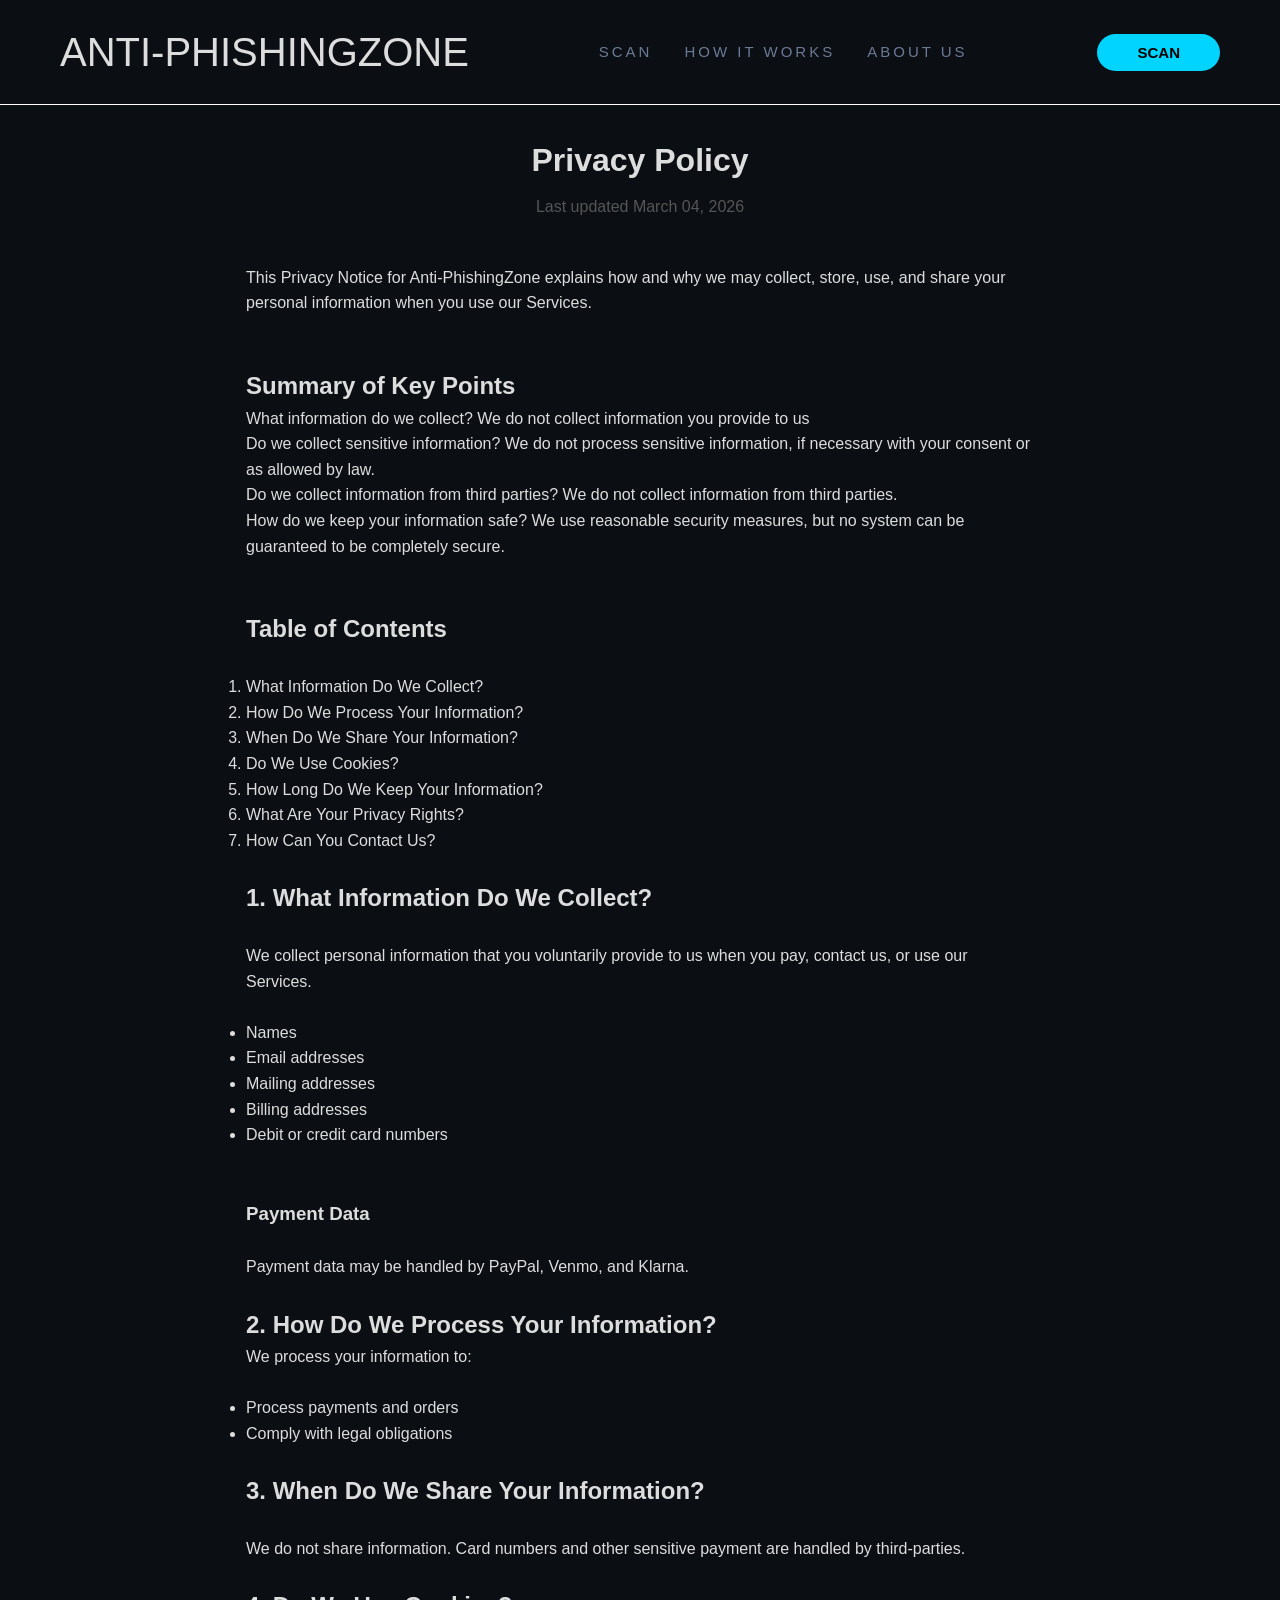
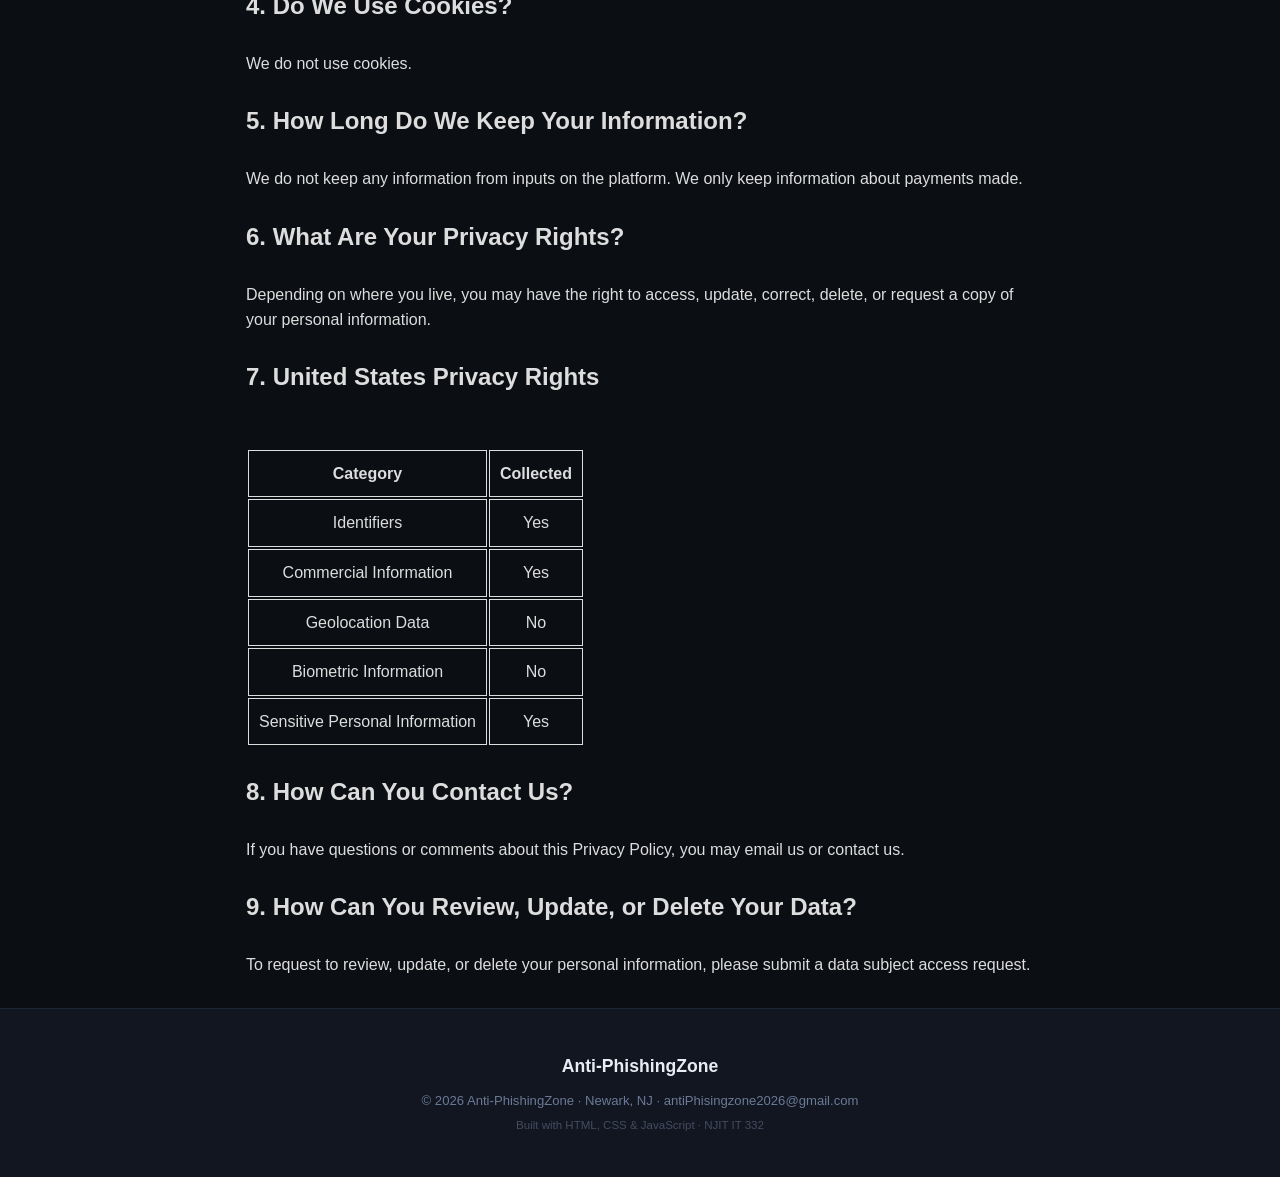
<file: legal.html>
<!DOCTYPE html>
<html lang="en">
<head>
  <meta charset="UTF-8">
  <meta name="viewport" content="width=device-width, initial-scale=1.0">
  <title>Anti-PhishingZone Privacy Policy</title>
 <link rel="stylesheet" href="styles.css"/>
  <style>
    body {
      margin: 0;
      color: #222;
      font-family: Arial, Helvetica, sans-serif;
      font-size: 16px;
      line-height: 1.6;
      color:#ddd;
    }

    .page {
      max-width: 820px;
      margin: 0 auto;
      padding: 30px 16px;
    }

    header {
      text-align: center;
      padding-bottom: 20px;
      margin-bottom: 25px;
    }
    .updated {
      color: #555;
      margin-top: 8px;
    }
    th, td {
      border: 1px solid #ddd;
      padding: 10px;
      text-align: center;
      vertical-align: top;
    }

   
  </style>
</head>

<body>
      <nav class="nav-bar">
            <div class="logo">
                <span class="text">ANTI-PHISHINGZONE</span>
            </div>
            <ul class="links">
                <li><a href="index.html #scan">SCAN</a></li>
                <li><a href="index.html #how">HOW IT WORKS</a></li>
                <li><a href="index.html #about">ABOUT US</a></li>
            </ul>
            <button class="scan">SCAN</button>
        </nav>
  <main class="page">
    <header>
      <h1>Privacy Policy</h1>
      <p class="updated">Last updated March 04, 2026</p>
    </header>

    <p>
      This Privacy Notice for Anti-PhishingZone explains how and why we may collect,
      store, use, and share your personal information when you use our Services.
    </p>
</br>
</br>
    <div class="box">
      <h2>Summary of Key Points</h2>
      <p>What information do we collect? We do not collect information you provide to us</p>
      <p>Do we collect sensitive information? We do not process sensitive information, if necessary with your consent or as allowed by law.</p>
      <p>Do we collect information from third parties? We do not collect information from third parties.</p>
      <p>How do we keep your information safe? We use reasonable security measures, but no system can be guaranteed to be completely secure.</p>
    </div>
</br>
</br>
    <h2>Table of Contents</h2>
    <ol>
        </br>
      <li>What Information Do We Collect?</li>
      <li>How Do We Process Your Information?</li>
      <li>When Do We Share Your Information?</li>
      <li>Do We Use Cookies?</li>
      <li>How Long Do We Keep Your Information?</li>
      <li>What Are Your Privacy Rights?</li>
      <li>How Can You Contact Us?</li>
    </ol>
</br>
    <h2>1. What Information Do We Collect?</h2>
    <p>
        </br>
      We collect personal information that you voluntarily provide to us when you
      pay, contact us, or use our Services.
    </p>

    </br>
    <ul>
      <li>Names</li>
      <li>Email addresses</li>
      <li>Mailing addresses</li>
      <li>Billing addresses</li>
      <li>Debit or credit card numbers</li>
    </ul>
</br>
</br>
    <h3>Payment Data</h3>
    <p>
        </br>
      Payment data may be handled by PayPal, Venmo, and Klarna.
    </p>
</br>
    <h2>2. How Do We Process Your Information?</h2>
    <p>We process your information to:</p>
    <ul></br>
      <li>Process payments and orders</li>
      <li>Comply with legal obligations</li>
    </ul>
</br>

    <h2>3. When Do We Share Your Information?</h2>
    <p>
        </br>
      We do not share information. Card numbers and other sensitive payment are handled by third-parties.
    </p>
</br>
    <h2>4. Do We Use Cookies?</h2>
    <p></br>
     We do not use cookies.
    </p>
</br>
    <h2>5. How Long Do We Keep Your Information?</h2>
    <p></br>
      We do not keep any information from inputs on the platform. We only keep information about payments made. 
    </p>
</br>
    <h2>6. What Are Your Privacy Rights?</h2>
    <p></br>
      Depending on where you live, you may have the right to access, update,
      correct, delete, or request a copy of your personal information.
    </p>
</br>
    <h2>7. United States Privacy Rights</h2>
    </br>
    </br>
    <table>
      <tr>
        <th>Category</th>
        <th>Collected</th>
      </tr>
      <tr>
        <td>Identifiers</td>
        <td>Yes</td>
      </tr>
      <tr>
        <td>Commercial Information</td>
        <td>Yes</td>
      </tr>
      <tr>
        <td>Geolocation Data</td>
        <td>No</td>
      </tr>
      <tr>
        <td>Biometric Information</td>
        <td>No</td>
      </tr>
      <tr>
        <td>Sensitive Personal Information</td>
        <td>Yes</td>
      </tr>
    </table>
</br>
    <h2>8. How Can You Contact Us?</h2>
    <p></br>
      If you have questions or comments about this Privacy Policy, you may email
      us or contact us.
    </p>
</br>
    <h2>9. How Can You Review, Update, or Delete Your Data?</h2>
    <p></br>
      To request to review, update, or delete your personal information, please
      submit a data subject access request.
    </p>
  </main>
    <footer class="footer">
            <div class="footer-logo">Anti-PhishingZone</div>
            <p>© 2026 Anti-PhishingZone · Newark, NJ · antiPhisingzone2026@gmail.com</p>
            <p class="footer-note">Built with HTML, CSS & JavaScript · NJIT IT 332</p>
        </footer>
</body>
</html>
</file>
<file: styles.css>
*, *::before, *::after {
     box-sizing:
      border-box;
       margin: 0;
        padding: 0; }

body {
    background-color: #0b0e13;
    color: #e8ecf4;
    font-family: sans-serif;
}

.nav-bar {
    position: sticky;
    top: 0;
    z-index: 100;
    background: #0b0e13;
    display: flex;
    align-items: center;
    justify-content: space-between;
    padding: 20px 60px;
    border-bottom: 1px solid white;
}

.links {
    display: flex;
    gap: 2rem;
    list-style: none;
}

.links a {
    color: #6b7a96;
    text-decoration: none;
    font-size: 15px;
    letter-spacing: 3px;
}

.links a:hover {
    color: #00d4ff;
}

.scan {
    background: #00d4ff;
    color: black;
    border: none;
    border-radius: 20px;
    padding: 10px 40px;
    font-weight: 700;
    font-size: 15px;
    cursor: pointer;
}

.scan:hover {
    background: #33dcff;
}

.text {
    font-size: 40px;
    font-family: Verdana, Geneva, Tahoma, sans-serif;
}

.descp {
    position: relative;
    overflow: hidden;
    min-height: 30vh;
    display: flex;
    align-items: center;
    justify-content: space-between;
    padding: 10rem 0rem 3rem;
    gap: 10rem;
}



.content {
    position: relative;
    padding-left: 60px;
}

.title {
    font-size: 100px;
    font-weight: 800;
}

.blurb2 {
    position: relative;
    color: #00d4ff;
}

.blurb {
    font-size: 20px;
    max-width: 480px;
    margin-bottom: 2.5rem;
    line-height: 1.7;
}

.scan-btn {
    display: inline-block;
    background: #00d4ff;
    color: black;
    border-radius: 15px;
    padding: 0.85rem 2rem;
    font-weight: 700;
    font-size: 1rem;
    text-decoration: none;
    box-shadow: 0 0 32px #00d4ff;
    transition: transform 0.2s, box-shadow 0.2s;
}

.scan-btn:hover {
    box-shadow: 0 0 48px #00d4ff;
}

.visuals {
    position: relative;
    display: flex;
    flex-direction: column;
    padding-right: 25rem;
}

.card {
    display: flex;
    font-family: 'Times New Roman', Times, serif;
    font-size: 25px;
    align-items: center;
    gap: 3rem;
    background-color: #111620;
    border: 1px solid #1e2736;
    border-radius: 20px;
    padding: 1rem 1.5rem;
    min-width: 220px;
    animation: floatIn 0.6s ease both;
    transition: transform 0.3s;
}

.card:hover { transform: translateX(-6px); }
.card:nth-child(1) { animation-delay: 0.1s; }
.card:nth-child(2) { animation-delay: 0.25s; }
.card:nth-child(3) { animation-delay: 0.4s; }

@keyframes floatIn {
    from { opacity: 0; transform: translateX(30px); }
    to   { opacity: 1; transform: translateX(0); }
}

.icon { font-size: 1.4rem; }

.label {
    font-size: 13px;
    color: #6b7a96;
    margin-bottom: 3px;
    font-family: sans-serif;
}

.red    { border-left: 3px solid red; }
.red .value-red { color: red; }

.yellow { border-left: 3px solid yellow; }
.yellow .value-yellow { color: yellow; }

.green  { border-left: 3px solid green; }
.green .value-green { color: green; }

.scanning {
    padding: 5rem 2.5rem;
    background: #111620;
    border-top: 1px solid #1e2736;
    border-bottom: 1px solid #1e2736;
}

.container-Scan {
    max-width: 760px;
    margin: 0 auto;
}

.titleS {
    font-weight: 500;
    font-size: 80px;
    margin-bottom: 0.5rem;
    color: #e8ecf4;
}

.section-sub {
    color: #6b7a96;
    font-size: 20px;
    margin-bottom: 2rem;
    font-family: 'Segoe UI', Tahoma, Geneva, Verdana, sans-serif;
}

.tabs {
    display: flex;
    gap: 0.5rem;
    margin-bottom: 1.5rem;
}

.tab {
    background: #181e2a;
    border: 1px solid #1e2736;
    border-radius: 20px;
    padding: 0.6rem 1.2rem;
    color: #6b7a96;
    font-size: 0.82rem;
    cursor: pointer;
    transition: all 0.2s;
}

.tab.active {
    background: rgba(0, 212, 255, 0.1);
    border-color: #00d4ff;
    color: #00d4ff;
}

.tab:not(.active):hover {
    border-color: #6b7a96;
    color: #e8ecf4;
}

.tab-panel { display: none; }
.tab-panel.active { display: block; }

.textarea {
    width: 100%;
    background: #181e2a;
    border: 1px solid #1e2736;
    border-radius: 12px;
    padding: 1.25rem;
    color: #e8ecf4;
    font-family: sans-serif;
    font-size: 0.88rem;
    line-height: 1.7;
    resize: vertical;
    transition: border-color 0.2s, box-shadow 0.2s;
    outline: none;
}

.textarea:focus {
    box-shadow: 0 0 0 3px rgba(0, 212, 255, 0.1);
    border-color: #00d4ff;
}

.scanner-actions {
    display: flex;
    justify-content: flex-end;
    gap: 0.75rem;
    margin-top: 1rem;
}

.clear {
    background: transparent;
    border: 1px solid #1e2736;
    border-radius: 12px;
    padding: 0.65rem 1.2rem;
    color: #6b7a96;
    font-size: 0.85rem;
    cursor: pointer;
    transition: all 0.2s;
}

.clear:hover {
    border-color: #ff3c5f;
    color: #ff3c5f;
}

.scan-button {
    display: flex;
    align-items: center;
    gap: 0.5rem;
    background: #00d4ff;
    border: none;
    border-radius: 20px;
    padding: 0.65rem 1.6rem;
    color: #0b0e13;
    font-weight: 700;
    font-size: 0.95rem;
    cursor: pointer;
    box-shadow: 0 0 20px rgba(0, 212, 255, 0.25);
    transition: all 0.2s;
}

.scan-button:hover {
    background: #33dcff;
    transform: translateY(-2px);
    box-shadow: 0 0 32px rgba(0, 212, 255, 0.4);
}

.drop-zone {
    border: 2px dashed #1e2736;
    border-radius: 12px;
    padding: 3.5rem 2rem;
    text-align: center;
    transition: all 0.2s;
    cursor: pointer;
}

.drop-zone:hover,
.drop-zone.dragover {
    border-color: #00d4ff;
    background: rgba(0, 212, 255, 0.04);
}

.drop-icon { font-size: 2.5rem; margin-bottom: 0.75rem; }

.drop-title {
    font-weight: 600;
    font-size: 1.1rem;
    margin-bottom: 0.4rem;
}

.drop-sub {
    color: #6b7a96;
    font-size: 0.82rem;
    margin-bottom: 1.25rem;
}

.browse-btn {
    background: #181e2a;
    border: 1px solid #1e2736;
    border-radius: 12px;
    padding: 0.55rem 1.3rem;
    color: #e8ecf4;
    font-size: 0.82rem;
    cursor: pointer;
    transition: all 0.2s;
}

.browse-btn:hover {
    border-color: #00d4ff;
    color: #00d4ff;
}

.image-preview {
    display: flex;
    flex-direction: column;
    align-items: center;
    gap: 1rem;
    padding: 1rem 0;
}

.image-preview img {
    max-width: 100%;
    max-height: 320px;
    border-radius: 12px;
    border: 1px solid #1e2736;
}

.results-section {
    padding: 5rem 2.5rem;
    background: #0b0e13;
    border-bottom: 1px solid #1e2736;
}

.accent { color: #00d4ff; }

.risk-meter-wrap {
    background: #111620;
    border: 1px solid #1e2736;
    border-radius: 20px;
    padding: 2rem 2.5rem;
    margin-bottom: 1.5rem;
    text-align: center;
}

.risk-label-top {
    font-size: 0.72rem;
    text-transform: uppercase;
    letter-spacing: 0.12em;
    color: #6b7a96;
    margin-bottom: 1.25rem;
}

.risk-track {
    position: relative;
    height: 10px;
    background: #181e2a;
    border-radius: 99px;
    overflow: visible;
    margin-bottom: 0.5rem;
}

.risk-fill {
    height: 100%;
    border-radius: 99px;
    background: linear-gradient(90deg, #00c875, #f0c040, #ff3c5f);
    transition: width 1.2s cubic-bezier(0.22, 1, 0.36, 1);
    width: 0%;
}

.risk-thumb {
    position: absolute;
    top: 50%;
    transform: translate(-50%, -50%);
    width: 20px;
    height: 20px;
    background: white;
    border-radius: 50%;
    box-shadow: 0 2px 10px rgba(0, 0, 0, 0.5);
    transition: left 1.2s cubic-bezier(0.22, 1, 0.36, 1);
    left: 0%;
}

.risk-scale {
    display: flex;
    justify-content: space-between;
    font-size: 0.7rem;
    color: #6b7a96;
    margin-bottom: 1.5rem;
}

.risk-badge {
    display: inline-block;
    border-radius: 99px;
    padding: 0.4rem 1.4rem;
    font-weight: 700;
    font-size: 1rem;
    margin-bottom: 0.4rem;
    transition: all 0.4s;
}

.risk-percent {
    font-weight: 800;
    font-size: 3rem;
    transition: color 0.4s;
}

.color-indicator {
    display: flex;
    align-items: center;
    gap: 1rem;
    background: #111620;
    border: 1px solid #1e2736;
    border-radius: 20px;
    padding: 1.25rem 1.75rem;
    margin-bottom: 1.5rem;
}

.ci-dot {
    width: 18px;
    height: 18px;
    border-radius: 50%;
    flex-shrink: 0;
    animation: dotPulse 2s ease-in-out infinite;
}

@keyframes dotPulse {
    0%, 100% { transform: scale(1); }
    50%       { transform: scale(1.3); }
}

.ci-text {
    font-size: 0.95rem;
    font-weight: 600;
    line-height: 1.5;
}

.result-block {
    background: #111620;
    border: 1px solid #1e2736;
    border-radius: 20px;
    padding: 1.5rem 1.75rem;
    margin-bottom: 1.5rem;
}

.result-block-title {
    font-weight: 700;
    font-size: 1rem;
    margin-bottom: 0.9rem;
    color: #e8ecf4;
}

.highlighted-text {
    font-size: 0.9rem;
    line-height: 1.9;
    word-break: break-word;
    color: #6b7a96;
}

.flag-word {
    background: rgba(255, 60, 95, 0.18);
    border: 1px solid rgba(255, 60, 95, 0.4);
    color: #ff3c5f;
    border-radius: 4px;
    padding: 0 4px;
    font-weight: bold;
}

.flags-list {
    list-style: none;
    display: flex;
    flex-direction: column;
    gap: 0.6rem;
}

.flags-list li {
    display: flex;
    align-items: center;
    gap: 0.75rem;
    font-size: 0.88rem;
    color: #6b7a96;
}

.flags-list li::before {
    content: '▸';
    color: #ff3c5f;
    font-size: 0.7rem;
    flex-shrink: 0;
}

.scan-again-btn {
    background: transparent;
    border: 1px solid #1e2736;
    border-radius: 20px;
    padding: 0.75rem 1.75rem;
    color: #6b7a96;
    font-size: 0.88rem;
    margin-top: 0.5rem;
}

.scan-again-btn:hover {
    border-color: #00d4ff;
    color: #00d4ff;
}

.how-section {
    padding: 5rem 2.5rem;
    background: #111620;
    border-bottom: 1px solid #1e2736;
}

.steps {
    display: flex;
    align-items: center;
    gap: 1rem;
    margin-top: 1rem;
    flex-wrap: wrap;
}

.step {
    flex: 1;
    min-width: 210px;
    background: #181e2a;
    border: 1px solid #1e2736;
    border-radius: 20px;
    padding: 4rem 2rem;
}

.step:hover {
    border-color: #00d4ff;
}

.step h3 {
    font-size: 2rem;
    font-weight: 700;
    margin-bottom: 0.6rem;
    color: #e8ecf4;
}

.step p {
    color: #6b7a96;
    font-size: 1rem;
    line-height: 1.7;
}

.step-arrow {
    color: #00d4ff;
    font-size: 1.5rem;
    align-self: center;
}

.about-section {
    padding: 5rem 2.5rem;
    background: #0b0e13;
    border-bottom: 1px solid #1e2736;
}

.team-grid {
    display: grid;
    grid-template-columns: repeat(auto-fit, minmax(180px, 1fr));
    gap: 0.5rem;
    margin-top: 2rem;
}

.team-card {
    background: #111620;
    border: 1px solid #1e2736;
    border-radius: 20px;
    padding: 2rem 1rem;
    text-align: center;
}

.team-card:hover {
    border-color: #00d4ff;
}

.team-initial {
    width: 48px;
    height: 48px;
    border-radius: 50%;
    background: rgba(0, 212, 255, 0.1);
    border: 2px solid #00d4ff;
    display: flex;
    align-items: center;
    justify-content: center;
    font-weight: 800;
    font-size: 1.3rem;
    color: #00d4ff;
    margin: 0 auto 0.75rem;
}

.team-name {
    font-weight: 700;
    font-size: 1.5rem;
    margin-bottom: 0.3rem;
    color: #e8ecf4;
}

.team-role {
    color: #6b7a96;
    font-size: 1rem;
    
}

.footer {
    background: #111620;
    border-top: 1px solid #1e2736;
    padding: 2.5rem 2.5rem;
    text-align: center;
    color: #6b7a96;
    font-size: 0.82rem;
    line-height: 2;
}

.footer-logo {
    font-weight: 800;
    font-size: 1.1rem;
    color: #e8ecf4;
    margin-bottom: 0.25rem;
}

.footer-note {
    font-size: 0.72rem;
    opacity: 0.55;
}

.hidden { display: none !important; }

@media (max-width: 900px) {
    .descp {
        flex-direction: column;
        padding: 4rem 1.5rem 3rem;
        gap: 3rem;
        min-height: auto;
    }

    .content { padding-left: 0;
         text-align: center; }
    .title { font-size: 64px; }
    .titleS { font-size: 52px; }
    .visuals { padding-right: 0; align-items: center; }

    .nav-bar { padding: 16px 24px; }
    .links { display: none; }

    .steps { flex-direction: column; }
    .step-arrow { transform: rotate(90deg); align-self: center; }

    .scanning,
    .results-section,
    .how-section,
    .about-section { padding: 3.5rem 1.5rem; }
}
</file>
